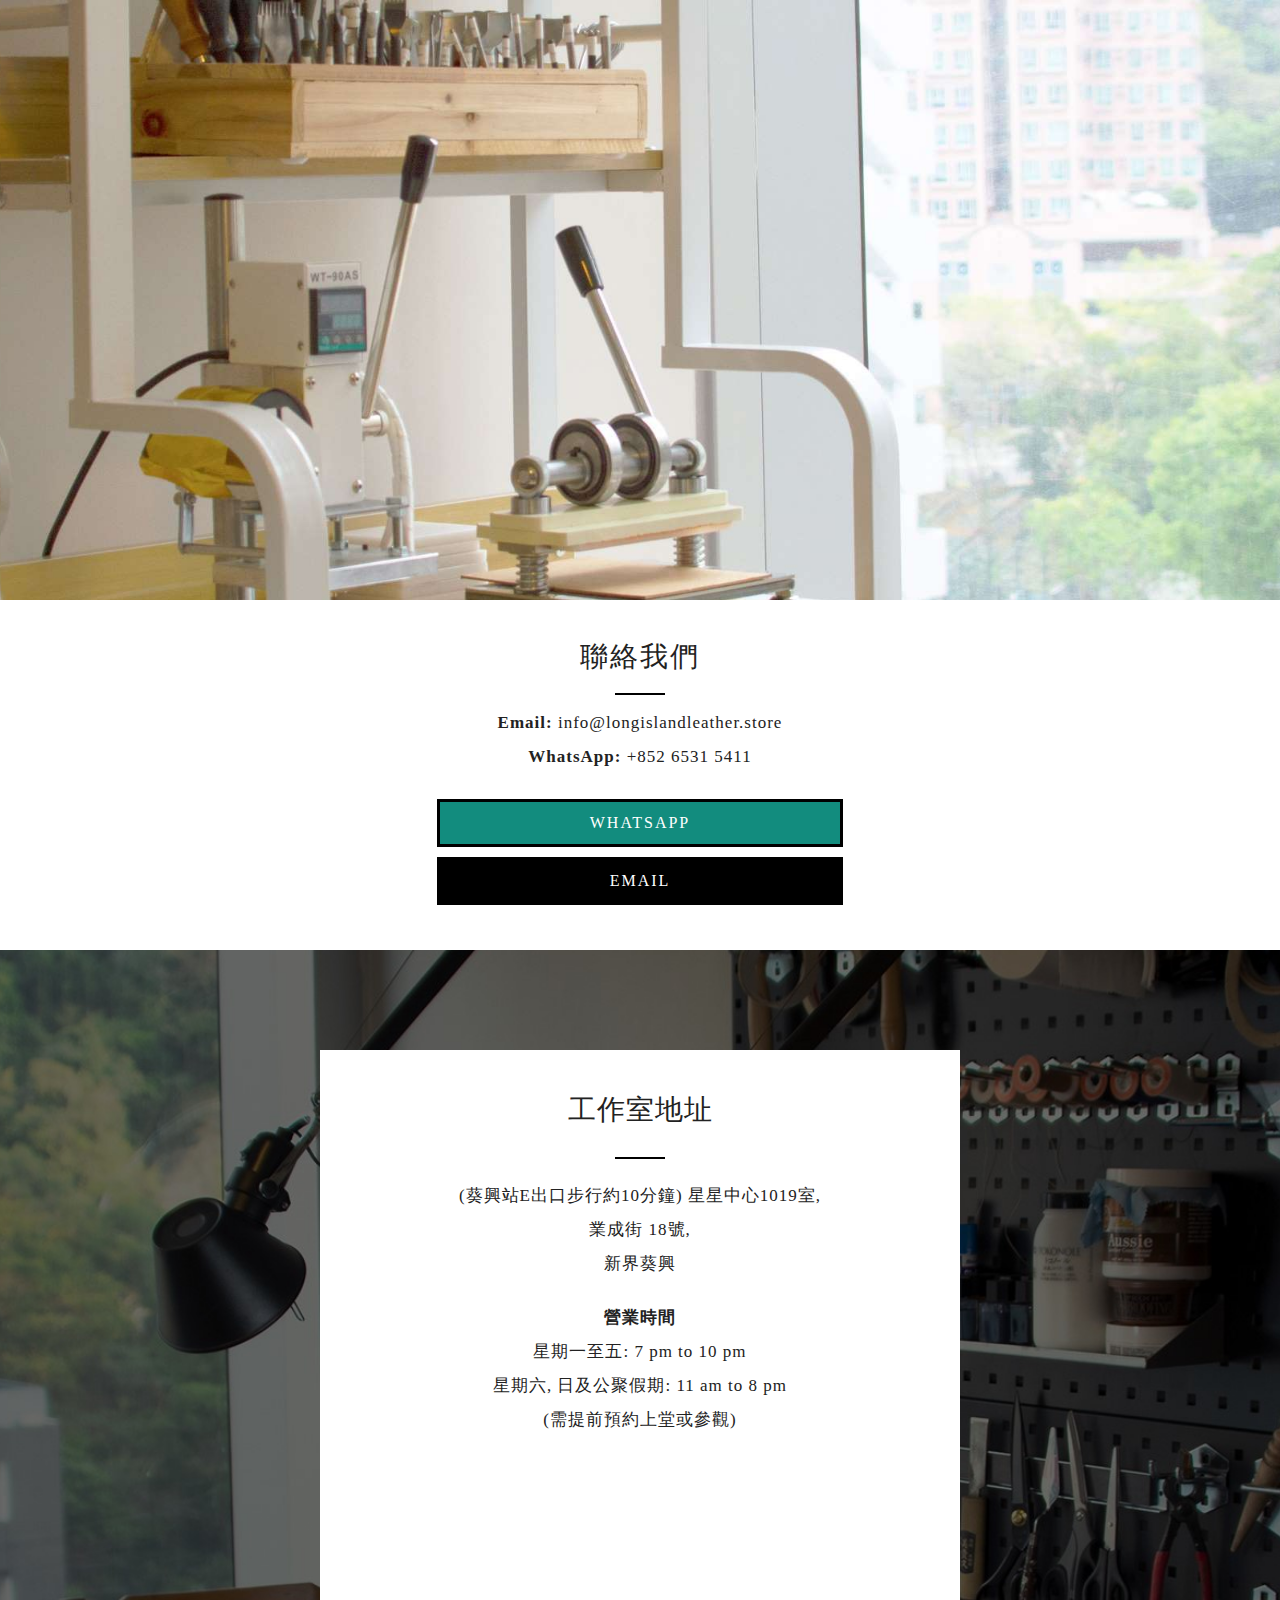
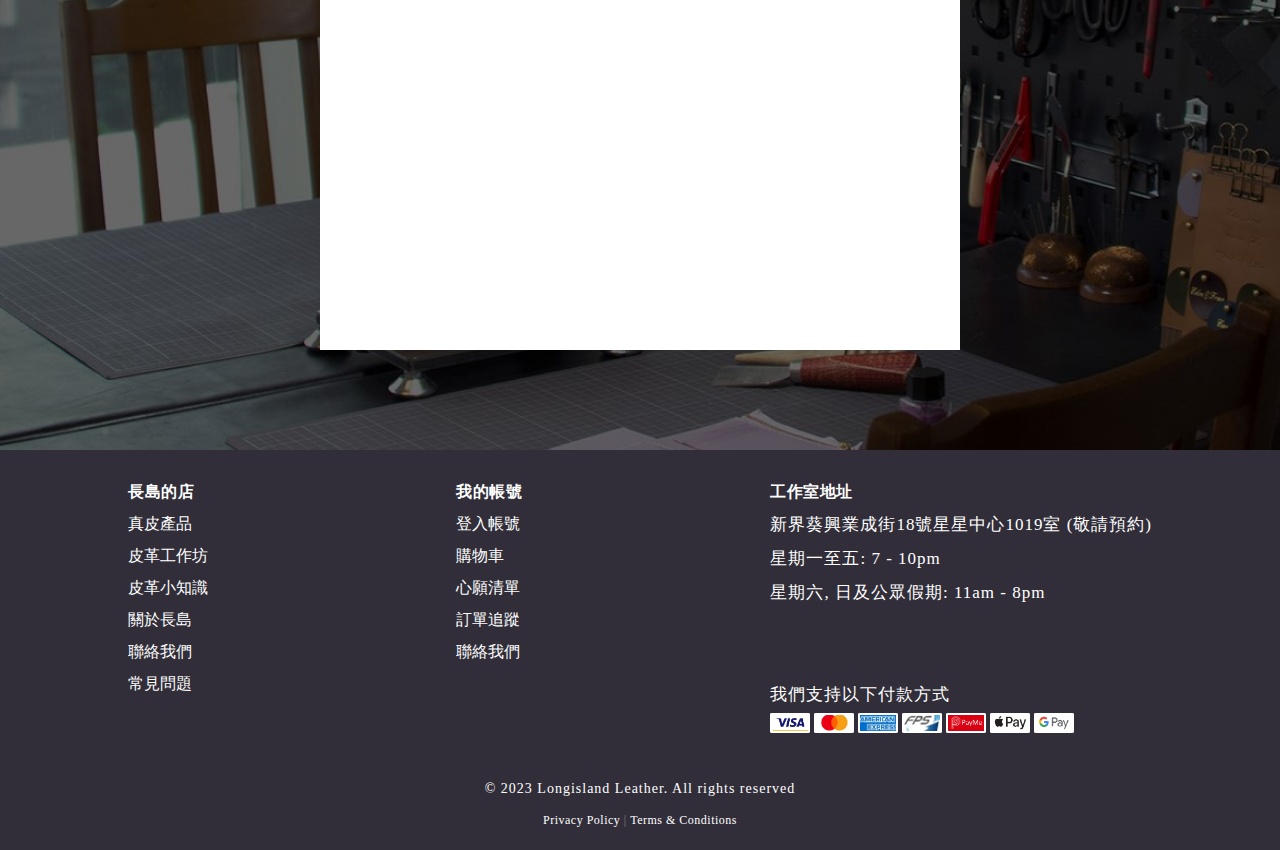
<file: contact-us.html>
<!DOCTYPE html>
<html lang="zh-Hant">
<head>
    <meta charset="UTF-8">
    <meta name="viewport" content="width=device-width, initial-scale=1.0">
    <title>Longisland Leather | Home Page</title>
    <link rel="stylesheet" href="CSS/Style.css">
    <link rel="stylesheet" href="https://cdn.jsdelivr.net/npm/bootstrap-icons@1.10.2/font/bootstrap-icons.css"
        integrity="sha384-b6lVK+yci+bfDmaY1u0zE8YYJt0TZxLEAFyYSLHId4xoVvsrQu3INevFKo+Xir8e" crossorigin="anonymous">
    <link rel="stylesheet" href="https://cdnjs.cloudflare.com/ajax/libs/font-awesome/6.3.0/css/all.min.css">
</head>
<body>

    <div id="header-wrapper"></div>
    
    <section id="contact-us-banner" class="overlay">
        <img src="image/Contact-us/Studio-overview.jpg" alt="" id="contact-us-banner-img">
    </section>


    <section id="contact-info">
        <div id="contact-info-wrapper">
            <h1>聯絡我們</h1>
            <hr class="solid-divider">
            <p><strong>Email:</strong> info@longislandleather.store</p>
            <p><strong>WhatsApp:</strong> +852 6531 5411</p>
        </div>
        <div id="button-wrapper">
            <a href="https://wa.me/85265315411" target="_blank" rel="noopener noreferrer"><button class="button-black" id="whatsapp-button">WHATSAPP</button></a>
            <a href="mailto:info@longislandleather.info" class="button-black">EMAIL</a>
        </div>
    </section>

    <section id="our-studio">
        <img src="image/Contact-us/Studio-toolwall-dark.jpg" alt="" id="our-studio-img">
        <div id="our-studio-wrapper">
            <h2>工作室地址</h2>
            <hr class="solid-divider">
            <p>(葵興站E出口步行約10分鐘) 星星中心1019室,
                <br>
                業成街 18號,
                <br>
                新界葵興
            </p>
            <p> 
                <strong>營業時間</strong>
                <br>
                星期一至五: 7 pm to 10 pm
                <br>
                星期六, 日及公聚假期: 11 am to 8 pm
                <br>
                (需提前預約上堂或參觀)
            </p>
            <div id="google-map">
                <iframe src="https://www.google.com/maps/embed?pb=!1m18!1m12!1m3!1d3689.794153727071!2d114.13145437504623!3d22.361400079642607!2m3!1f0!2f0!3f0!3m2!1i1024!2i768!4f13.1!3m3!1m2!1s0x3403f8984fbf794d%3A0xf37164cb9dc23944!2z5pif5pif5Lit5b-D!5e0!3m2!1szh-TW!2shk!4v1693299074419!5m2!1szh-TW!2shk" style="border:0;" allowfullscreen="" loading="lazy" referrerpolicy="no-referrer-when-downgrade" id="google-map"></iframe>
            </div>
        </div>
    </section>

    <footer id="footer">
        <div class="footer-wrapper">

            <div class="footer-column">
                <h5>長島的店</h5>
                <a href="#">真皮產品</a>
                <a href="#">皮革工作坊</a>
                <a href="#">皮革小知識</a>
                <a href="#">關於長島</a>
                <a href="#">聯絡我們</a>
                <a href="#">常見問題</a>
            </div>

            <div class="footer-column">
                <h5>我的帳號</h5>
                <a href="#">登入帳號</a>
                <a href="#">購物車</a>
                <a href="#">心願清單</a>
                <a href="#">訂單追蹤</a>
                <a href="#">聯絡我們</a>
            </div>

            <div class="footer-column" id="footer-column-3">
                <h5>工作室地址</h5>
                <p>新界葵興業成街18號星星中心1019室 (敬請預約)</p>
                <p>星期一至五: 7 - 10pm <br> 星期六, 日及公眾假期: 11am - 8pm</p>
                <div id="follow-us">
                    <a href="" i class="bi bi-instagram"></a>
                    <a href="" i class="bi bi-whatsapp"></a>
                    <a href="" i class="bi bi-envelope"></a>
                </div>

                <div id="payment-method">
                    <p>我們支持以下付款方式</p>
                    <div id="payment-wrapper">
                        <img src="image/Payment method/visa.webp"  alt="" >
                        <img src="image/Payment method/mastercard.webp" alt="">
                        <img src="image/Payment method/american-express.jpg" alt="" id="american-express">
                        <img src="image/Payment method/fps.webp" alt="">
                        <img src="image/Payment method/payme.webp" alt="" id="payme">
                        <img src="image/Payment method/apple-pay.webp" alt="">
                        <img src="image/Payment method/google pay.jpg" alt="">
                    </div>
                </div>
            </div>


        </div>

        <div id="copyright">
            <p>© 2023 Longisland Leather. All rights reserved</p>
            <span><a href="">Privacy Policy</a> | <a href="#">Terms & Conditions</a></span>
        </div>
    </footer>


    <script src="JS/JS.js"></script>
</body>
</html>
</file>
<file: CSS/Style.css>
</style>{@import url('https://fonts.googleapis.com/css2?family=Assistant:wght@200;300;400;500;600;700;800&family=GFS+Didot&family=Noto+Sans+TC:wght@100;300;400;500;700;900&display=swap');
font-display: fallback;}
* {
  margin: 0;
  padding: 0;
  box-sizing: border-box;
  font-family: 'GFS Didot', 'PingFang TC', 'Noto Sans TC', 'Assistant';
  font-display: fallback;
}


a {
  text-decoration: none;
  /* Remove underline */
  color: black;
}

html {
  scroll-behavior: smooth;
}

.button-black {
  align-items: center;
  background-color: black;
  letter-spacing: 2px;
  color: white;
  border: 3px solid black;
  box-sizing: border-box;
  display: inline-flex;
  font-size: 16px;
  font-weight: 500;
  justify-content: center;
  line-height: 1;
  min-height: 3rem;
  padding: calc(.875rem - 1px) calc(3rem - 1px);
  position: relative;
  text-decoration: none;
  transition: all 250ms;
  width: auto;
  cursor: pointer;
}

.button-black:hover {
  background-color: transparent;
  color: black;
}

.button-black:active {
  background-color: #d5d2d2dc;
}

.button-white {
  align-items: center;
  background-color: black;
  letter-spacing: 2px;
  color: white;
  border: 3px solid black;
  box-sizing: border-box;
  display: inline-flex;
  font-size: 16px;
  font-weight: 500;
  justify-content: center;
  line-height: 1;
  min-height: 3rem;
  padding: calc(.875rem - 1px) calc(3rem - 1px);
  position: relative;
  text-decoration: none;
  transition: all 250ms;
  width: auto;
  cursor: pointer;
}

.button-white:hover {
  background-color: transparent;
  color: white;
  border-color: white;
}

.button-white:active {
  background-color: #d5d2d2dc;
}

.hidden-button {
  /*display: none;*/
  position: absolute;
  bottom: 20px;
  left: 50%;
  transform: translateX(-50%);
  padding: 10px 20px;
  border: 3px solid black;
  background-color: black;
  color: white;
  border: 3px black;
  cursor: pointer;
  letter-spacing: 1.5px;
  transition: opacity 0.3s ease, visibility 0.3s ease 0.1s;
  opacity: 0;
  /* Start with opacity set to 0 */
  visibility: hidden;
  /* Start with visibility hidden */
}

.feature-ws-card:hover .hidden-button {
  opacity: 1;
  /* Show the button when hovering */
  visibility: visible;
  /* Show the button when hovering */
}

.feature-ws-card:active .hidden-button {
  background-color: #959494dc;
}

.solid-divider{
  border: 1px solid black;
  width: 50px;
  margin-top: 20px;
  text-align: center;
  display: inline-block;
}

h1 {
  font-family: 'PingFang TC', 'Noto Sans TC', 'Assistant';
  font-size: 28px;
  font-weight: 400;
  letter-spacing: 2px;
  line-height: 1.2;
  color: #222;
  margin: 0;
}

h2 {
  font-family: 'PingFang TC', 'Noto Sans TC', 'Assistant';
  font-size: 28px;
  line-height: 1.2;
  letter-spacing: 1px;
  font-weight: 400;
  color: #222;
  margin: 0;
}

h3 {
  font-family: 'PingFang TC', 'Noto Sans TC', 'Assistant';
  font-size: 40px;
  line-height: 1.2;
  letter-spacing: 1px;
  font-weight: 400;
  color: #222;
  margin: 0;
}

h4 {
  font-family: 'PingFang TC', 'Noto Sans TC', 'Assistant';
  font-weight: 400;
  font-size: 20px;
  letter-spacing: 1.2px;
  color: #222;
}


h5 {
  font-family: 'PingFang TC', 'Noto Sans TC', 'Assistant';
  font-weight: 500;
  font-size: 16px;
  letter-spacing: 0.5px;
  margin: 0;
}

/*extra small front*/
h6 {
  font-family: 'PingFang TC', 'Noto Sans TC', 'Assistant';
  font-weight: 500;
  font-size: 12px;
  margin: 0;
}

p {
  font-family: 'PingFang TC', 'Noto Sans TC', 'Assistant';
  font-weight: 400;
  font-size: 17px;
  color: #222;
  margin: 15px 0 20px 0;
  letter-spacing: 1px;
  margin: 0;
}

span {
  font-family: 'PingFang TC', 'Noto Sans TC', 'Assistant';
  font-weight: 500;
  font-size: 16px;
  color: #222;
  margin: 15px 0 20px 0;
  letter-spacing: 0.5px;
}

.logo {
  height: 45px;
}

body,
h1,
h2,
h3,
h4,
h5,
h6,
p,
ul,
li {
  margin: 0;
  padding: 0;
}

/*header */
.navbar input[type="checkbox"],
.navbar .hamburger-lines{
    display: none;
}

.navbar input[type="checkbox"],
.navbar .hamburger-lines{
    display: none;
}

.navbar-container{
  width: 90%;
}

.html{
    font-size: 62.5%;
}

.navbar{
    font-weight: 500;
    letter-spacing: 0.5px;
    display: flex;
    flex-direction: column;
    justify-content: center;
    align-items: center;
    box-shadow: 0 5px 15px rgba(0, 0, 0, 0.06);
    padding: 10px 0 0 0;
    z-index: 997;
    position: fixed;
    height: 100px;
    width: 100%;
    background-color: white;
    top: 0;
    bottom: 0;
}

.logo {
    height: 45px;
    padding-top: 10px;
  }


.navbar-container{
    display: flex;
    flex-direction: row;
    justify-content: space-around;
    align-items: center;
    z-index: 998;
}

.menu-items{
    order: 2;
    display: flex;
    flex-direction: row;
    align-items: center;
    justify-content: center;
    padding-bottom: 5px;
}

.menu-items li{
    list-style: none;
    padding: 10px 30px 0px 30px;
    font-weight: 400;
}

.menu-items li a[href="cart.html"] { /*shopping-bag icon*/
    font-size: 24px;
  }
  
.menu-items li a[href="cart.html"]:hover {
    color: #735429;
  }

.navbar a{
    color: #444;
    text-decoration: none;
    font-weight: 500;
    transition: color 0.3s ease-in-out;
}

.navbar a:hover{
    color: #735429;
    text-decoration: underline;
    text-underline-offset: 10px;
    text-decoration-thickness: 3px;
    font-weight: 700;  
}

@media (max-width: 950px){
    .navbar{
        opacity: 0.95;
    }

    .navbar-container input[type="checkbox"],
    .navbar-container .hamburger-lines{
        display: block;
    }


    .navbar-container input[type="checkbox"]{
        position: absolute;
        display: block;
        height: 60px;
        width: 60px;
        top: 0px;
        left: auto;
        right: 20px;
        z-index: 5;
        opacity: 0;
        cursor: pointer;
    }

.hamburger-lines{
        display: block;
        width: 35px;
        position: absolute;
        top: 35px;
        left: auto;
        right: 30px;
        z-index: 2;
        display: flex;
        flex-direction: column;
        align-items: center;
        justify-content: space-evenly;
    }

.hamburger-lines .line{
        display: block;
        height: 4px;
        width: 100%;
        border-radius: 10px;
        background: #333;
        margin: 8px 0;
    }
    
.hamburger-lines .line1{
        transform-origin: 0% 0%;
        transition: transform 0.3s ease-in-out;
    }

.hamburger-lines .line2{
        transition: transform 0.2s ease-in-out;
    }

.hamburger-lines .line3{
        transform-origin: 0% 100%;
        transition: transform 0.3s ease-in-out;
    }

.navbar .menu-items{
        display: flex;
        flex-direction: column;
        align-items: flex-start;
        justify-content: flex-start;
        position: fixed;
        top: 20px;
        right: -300px;
        height: 100vh;
        width: 300px;
        background-color: white;
        box-shadow: rgba(0, 0, 0, 0.1) 0px 40px 60px;
        z-index: 998;
        margin: 80px 0px 0px 20px;
        transition: all 0.3s ease 0s;
    }

    .navbar .menu-items li{
        margin-bottom: 1.8rem;
        font-size: 1.1rem;
        font-weight: 500;
    }

    .navbar-container input[type="checkbox"]:checked ~ .menu-items{
        right: 0px;
    }

    .navbar-container input[type="checkbox"]:checked ~ .hamburger-lines .line1{
        transform: rotate(45deg);
    }

    .navbar-container input[type="checkbox"]:checked ~ .hamburger-lines .line2{
        transform: scaleY(0);
    }

    .navbar-container input[type="checkbox"]:checked ~ .hamburger-lines .line3{
        transform: rotate(-45deg);
    }
  
}

/*Home*/
#hero-banner {
  background-image: url("../image/dale-cardholder-model-lavender-hero-banner.jpg");
  height: 550px;
  background-size: 95rem;
  background-position: top 2rem right 35%;
  display: flex;
  flex-direction: column;
  justify-content: center;
  margin-top: 100px;
  overflow: hidden;
  background-attachment: fixed;
}


#hero-banner-content {
  padding-left: 10%;
  line-height: 4;
}

.overlay {
  position: absolute;
  height: 100%;
  width: 100%;
  overflow: hidden;
  background-color: rgba(246, 238, 238, 0.616);
  transition: none;
  z-index: 1;
}

#hero-banner-content .button-black {
  z-index: 2;
}


#feature-list {
  color: white;
  font-family: 'PingFang TC', 'Noto Sans TC', 'Assistant';
  background-color: black;
  letter-spacing: 1px;
  list-style: none;
  display: flex;
  flex-direction: row;
  justify-content: space-around;
  padding: 15px;
  z-index: 10;
  position: relative;
}

/* icon before wording */
#feature-list li::before {
  padding-right: 10px;
}

/*About Us*/
#about-us {
  display: flex;
  flex-direction: column;
  justify-content: center;
  align-items: center;
  height: 500px;
  text-align: center;
  background-color: white;
  position: relative;
  z-index: 10;
}

#about-us-wrapper{
  display: flex;
  flex-direction: column;
  justify-content: center;
  align-items: center;
}

#about-us h2 {
  line-height: 2;
  letter-spacing: 2;
}

#about-us h1 {
  letter-spacing: 1px;
  margin: 30px 0 30px 0;
  font-size: 22px;
}

#about-us p {
  text-align: left;
  width: 70%;
  line-height: 1.5;
}


/*workshop-banner*/
#workshop-banner {
  height: 80vh;
}

#workshop-banner-overlay {
  position: absolute;
  width: 100%;
  height: 100%;
  background-color: rgba(0, 0, 0, 0.186);
  /* Adjust the alpha value for darkness */
  z-index: -1;
}

#workshop-banner img {
  background-position: top;
  object-fit: cover;
  width: 100%;
  position: absolute;
  height: 100vh;
  z-index: -2;
  overflow: hidden;
}

#workshop-banner-content {
  padding-right: 10%;
  display: flex;
  flex-direction: column;
  top: 40%;
  align-items: flex-end;
  position: relative;
  z-index: 1;
}

#workshop-banner-content h3,
#workshop-banner-content p {
  color: white;
  padding: 0px 10px;
  letter-spacing: 2px;
}

#workshop-banner-content h3 {
  margin-bottom: 10px;
  background-color: rgba(0, 0, 0, 0.516);
  line-height: 1.5;
}

#workshop-banner-content p {
  margin-bottom: 10px;
  background-color: rgba(0, 0, 0, 0.516);
  line-height: 2;
  text-align: end;
  margin-bottom: 40px;
}

/*Feature Workshop*/
#feature-ws {
  padding: 40px 0px;
  text-align: center;
  background-color: white;
}

.feature-ws-container {
  margin: 20px 0;
  display: flex;
  flex-wrap: wrap;
  justify-content: center;
}

.feature-ws-card {
  justify-content: center;
  width: 20%;
  margin: 10px;
  text-align: left;
  min-width: 0px;
  border: 1px solid rgb(219, 216, 216);
  cursor: pointer;
  display: flex;
  flex-direction: column;

}

.feature-ws-card:hover {
  box-shadow: 0px 0px 10px rgb(209, 208, 208);
  transition: all 250ms ease-out;
}

.img-container {
  position: relative;
}

.des {
  flex: 1;
  padding: 20px 20px 30px 20px;
  font-size: 16px;
  display: flex;
  flex-direction: column;
  justify-content: space-between;
}

.des h5 {
  margin-bottom: -10px;
}

#duration {
  /*duration*/
  color: grey;
  line-height: 2;
}

#duration::before {
  /*clock icon*/
  padding-right: 5px;
}

.des .price {
  color: #735429;
  margin-top: -5px;
}

#feature-ws img {
  width: 100%;
}

* {
  font-family: 'GFS Didot', 'PingFang TC', 'Noto Sans TC', 'Assistant';
  font-display: fallback;
}


/*testimonials*/
#testimonal {
  background-color: #f4f3ef;
  text-align: center;
}

#testimonal h2 {
  padding: 40px 0 40px 0;
}

#big-wrapper {
  display: flex;
  align-items: flex-start;
  justify-content: center;
  min-height: 550px;
  background-color: #f4f3ef;
}

.wrapper {
  max-width: 1100px;
  width: 100%;
  position: relative;
}

.wrapper i {
  /*arrow*/
  top: 50%;
  height: 50px;
  width: 50px;
  cursor: pointer;
  font-size: 1.25rem;
  position: absolute;
  text-align: center;
  line-height: 50px;
  background: #fff;
  box-shadow: 0 3px 6px rgba(0, 0, 0, 0.23);
  transform: translateY(-50%);
  transition: transform 0.1s linear;
}

.wrapper i:active {
  transform: translateY(-50%) scale(0.85);
}

.wrapper i:first-child {
  /*left arrow*/
  left: -60px;
}

.wrapper i:last-child {
  /*right arrow*/
  right: -60px;
}

.wrapper .carousel {
  display: grid;
  grid-auto-flow: column;
  grid-auto-columns: calc((100% / 3) - 15px);
  overflow-x: auto;
  scroll-snap-type: x mandatory;
  gap: 25px;
  scroll-behavior: smooth;
  scrollbar-width: none;
}

.carousel::-webkit-scrollbar {
  display: none;
}

.carousel.no-transition {
  scroll-behavior: auto;
}

.carousel.dragging {
  scroll-snap-type: none;
  scroll-behavior: auto;
}

.carousel.dragging .card {
  cursor: grab;
  user-select: none;
}

.carousel :where(.card, .img) {
  display: flex;
  justify-content: center;
  align-items: center;
}

.carousel .card {
  scroll-snap-align: start;
  height: 450px;
  list-style: none;
  background: #fff;
  cursor: pointer;
  display: flex;
  flex-direction: column;
  justify-content: space-between;
  overflow: hidden;
  box-shadow: 0 5px 15px rgba(0, 0, 0, 0.06);
  padding: 10px;
  position: relative;
}

.carousel .card span {
  color: rgb(158, 157, 157);
  font-size: 14px;
  font-style: italic;
  text-align: left;
  position: absolute;
  bottom: 10px;
  left: 20px;
  right: 0;
  margin-bottom: 10px;
  overflow: visible;
}

.card .img img {
  max-width: 90%;
  background-position: center;
  padding-top: 20px;
}


/*our-clients*/

#our-clients {
  height: 500px;
  background-color: white;
  display: flex;
  flex-direction: column;
  align-items: center;
  justify-content: space-evenly;
  position: relative;
}

#logo-wrapper {
  width: 90%;
  display: flex;
  flex-direction: row;
  justify-content: space-evenly;
  align-items: center;
}

#logo-wrapper img {
  object-fit: contain;
  height: 90px;
  margin: 10px;
  cursor: pointer;
}

#logo-wrapper #hkbu {
  width: 200px;
}

#logo-wrapper #link {
  height: 60px;
}

#logo-wrapper #HKSTP {
  height: 70px;
}

#our-clients p {
  width: 50%;
  text-align: center;
}


/*footer*/

footer {
  background-color: #312e39;
  color: white;
  line-height: 2;
  display: flex;
  flex-direction: column;
  align-items: center;
  justify-content: space-around;
  height: 400px;

}

footer a:hover {
  color: rgb(199, 196, 196);
}

.footer-wrapper {
  display: flex;
  flex-wrap: wrap;
  justify-content: space-between;
  width: 80%;
  padding-top: 10px;
}

footer a,
footer p {
  color: white;
  font-weight: 300;
}

footer h5 {
  font-weight: 600;
}

.footer-column {
  display: flex;
  flex-direction: column;
}

#follow-us a {
  font-size: 24px;
  margin-right: 10px;
}

#payment-method {
  padding-top: 20px;
}

#payment-wrapper {
  display: inline;
  flex-direction: row;
  justify-content: space-between;
  margin-top: 5px;
}


#payment-wrapper img {
  width: 40px;
  height: 20px;
  background-color: white;
  border-radius: 5%;
  object-fit: cover;
  padding: 0.5%;
}

#copyright {
  text-align: center;
}

#copyright p {
  bottom: 10px;
  font-size: 14px;
}

#copyright span {
  font-size: 12px;
  color: grey;
}


/*contact us*/
#contact-us-banner {
  height: 600px;
  position: relative;
  overflow: hidden;
}

#contact-us-banner img {
  background-position: top;
  object-fit: cover;
  width: 100%;
  position: absolute;
  height: 100vh;
  z-index: -2;
  overflow: hidden;
}

#contact-info{
  height: 350px;
  background-color: white;
  display: flex;
  flex-direction: column;
  justify-content: center;
  align-items: center;
}

#contact-info-wrapper{
  text-align: center;
  line-height: 2;
}

#button-wrapper{
  display: flex;
  flex-direction: column;
  padding: 20px 0 0 0;
}

#button-wrapper .button-black{
  padding: 0 150px;
  margin: 5px 0 ;
}

#whatsapp-button{
  background-color: #128c7e;
}
#whatsapp-button:hover{
  background-color: transparent;
}
#whatsapp-button:active{
  background-color: #d5d2d2dc;
}

/*our-studio*/
#our-studio{
  height: 1100px;
  display: flex;
  flex-direction: column;
  justify-content: center;
  align-items: center;
}

#our-studio img{
  background-position: top;
  object-fit: cover;
  width: 100%;
  position: absolute;
  height: 160vh;
  z-index: -2;
  overflow: hidden;
}

#our-studio-wrapper{
  background-color: white;
  width: 50%;
  height: 900px;
  display: flex;
  flex-direction: column;
  justify-content: center;
  align-items: center;
  text-align: center;
  line-height: 2;
  padding: 20px;
}
#our-studio-wrapper h2{
  margin-bottom: 10px;
}

#our-studio-wrapper p{
  padding: 20px 0 0 0;
}

#google-map{
  margin-top: 20px;
  width: 45vw;
  height: 50vh;
}




/*ipad*/
@media screen and (max-width: 900px) {
  h2 {
    font-size: 24px;
  }

  h3 {
    font-size: 32px;
  }

  h4 {
    font-size: 20px;
  }

  /*header*/
  #header {
    flex-direction: row;
    height: 80px;
  }


  /*hero-banner*/
  #hero-banner {
    height: 550px;
    background-size: 75rem;
    background-position: top 5rem right 35%;
    justify-content: flex-end;
    margin-top: 80px;
  }

  #hero-banner-content {
    margin-bottom: 10%;
  }

  /*about-us*/
  #about-us {
    height: 450px;
  }

  #about-us p {
    width: 80%;
  }

  #about-us h1 {
    font-size: 20px;
  }

  /*feature-workshop*/
  .feature-ws-container {
    flex-wrap: wrap;
  }

  .feature-ws-card {
    width: 40%;
  }

  /*our-clients*/
  #our-clients {
    padding: 40px 0px;
    height: 600px;

  }

  #logo-wrapper {
    flex-wrap: wrap;
    width: 80%
  }

  #our-clients p {
    margin-bottom: 10px;
    width: 80%;
  }

  #logo-wrapper img {
    height: 80px;
  }

  #logo-wrapper #hkbu {
    width: 180px;
  }

  #logo-wrapper #link {
    height: 50px;
  }


  /*testimonal*/

  .wrapper i {
    display: none;
  }

  .wrapper .carousel {
    grid-auto-columns: calc((100% / 2) - 9px);
    margin: 0 40px;
  }

  /*contact-us*/
  #contact-us-banner {
    height: 500px;
  }
  
  #contact-us-banner img {
    height: 35em;
  }

  #our-studio-wrapper{
    width: 60%;
    height: 800px
  }
  #google-map{
    margin-top: 10px;
    width: 50vw;
    height: 50vh;
  }


  /*footer*/
  #footer {
    height: 700px;
  }

  .footer-wrapper,
  #copyright {
    width: 60%;
  }

  #footer-column-3 {
    margin-top: 20px;
  }
}

/*iphone*/
@media screen and (max-width: 480px) {
  
  h2 {
    font-size: 24px;
  }

  h3 {
    font-size: 28px;
  }

  h4 {
    font-size: 18px;
  }
  
  p{
    font-size: 17px;
  }


  /*hero-banner*/
  #hero-banner {
    height: 550px;
    background-size: 90rem;
    background-position: top 5rem right 24%;
    align-items: center;
    justify-content: center;
  }

  #hero-banner-content {
    margin-bottom: -10%;
    text-align: center;
    padding-left: 0;
  }

  #feature-list{
    flex-direction: column;
    align-items: center;
    justify-content: space-evenly;
    margin: 0;
    height: 100px;
  }
  #feature-list li{
    padding: 5px, 0;
  }
  

  /*about-us*/
  #about-us {
    height: 700px;
  }
  #about-us-wrapper{
    width: 80%;
  }
  #about-us p {
    width:100%;
    text-align: justify;
  }
  #about-us h1 {
    font-size: 20px;
  }
  #about-us p, h1, h3{
    line-height: 1.8;
  }


  /*workshop-banner*/
  #workshop-banner{
    height: 650px;
  }

  #workshop-banner p{
    width: 70%;
  }


  /*feature-workshop*/
  .feature-ws-container{
    width: 100%;
  }
  
  .feature-ws-card {
    width: 40%;
    margin: 10px;
  }

  .des {
    padding: 20px 10px 30px 20px;
  }

  /*our-clients*/
  #our-clients {
    padding: 40px 0px;
    height: 700px;

  }
  #logo-wrapper {
    width: 100%
  }

  #our-clients p {
    margin-bottom: 10px;
    width: 80%;
    text-align: justify;
  }

  /*testimonal*/

  .wrapper i {
    display: none;
  }

  .wrapper .carousel {
    grid-auto-columns: calc((100% / 2) - 9px);
    margin: 0 40px;
  }


  /*contact-us*/
  #contact-us-banner {
    height: 500px;
    background-image: url(../image/Contact-us/Studio-toolwall.jpg);
    background-size: 32em;
    background-position: top 10% right 60% ;
    object-fit: cover;
    filter: brightness(90%);
  }
    
  #contact-us-banner img, #contact-us-banner .overlay {
    display: none;
  }

  #contact-info{
    height: 500px;
  }
  #button-wrapper .button-black{
    padding: 0 120px;
    margin: 5px 0 ;
  }
  
  #our-studio{
    height: 900px;
  }
  #our-studio-wrapper{
    width: 80%;
    height: 700px;
  }

  #google-map{
    margin-top: 10px;
    width: 80vw;
    height: 30vh;
  }

  /*footer*/
  #footer{
    height: 750px;
  }
  .footer-wrapper{
    width: 80%;
  }
  #copyright{
    width: 100%;
  }
  #follow-us a {
    font-size: 30px;
    margin-right: 10px;
  }

}


@media screen and (max-width: 600px) {
  .wrapper .carousel {
    grid-auto-columns: 100%;
  }
}
</file>
